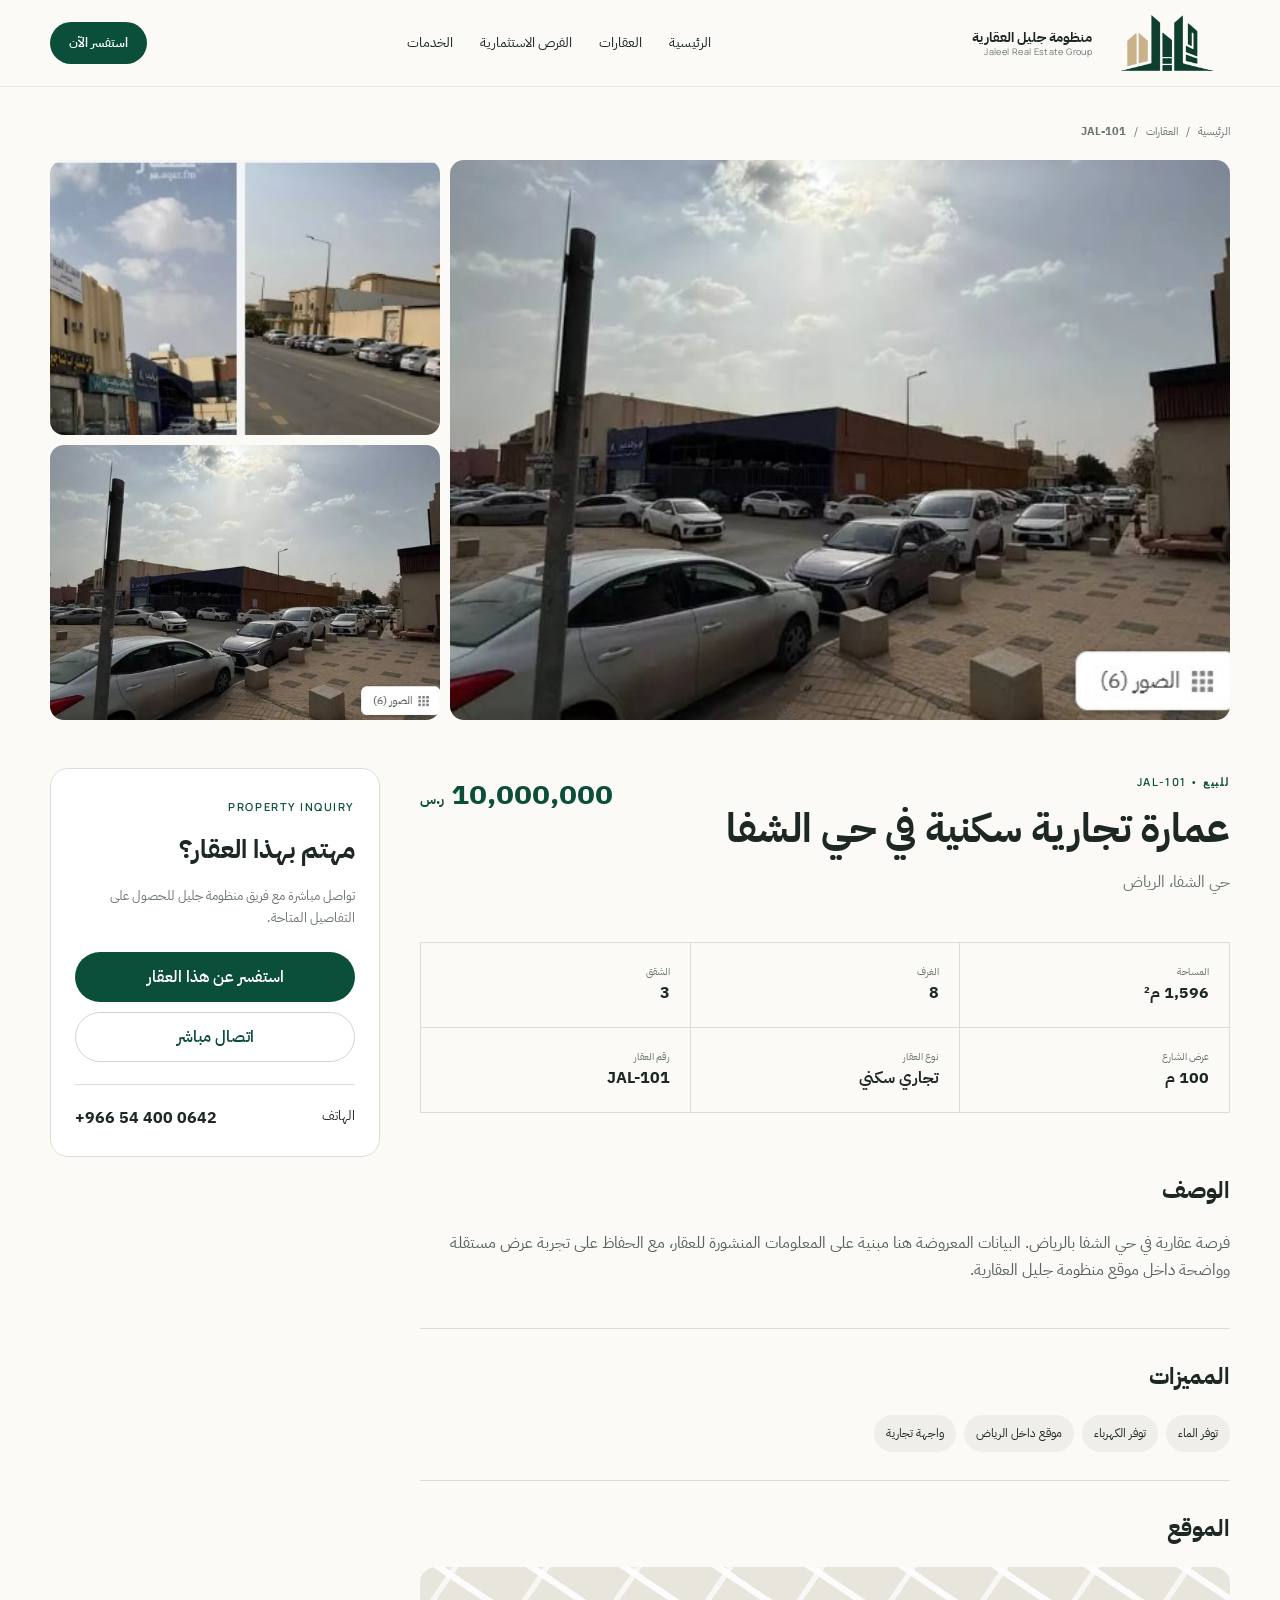
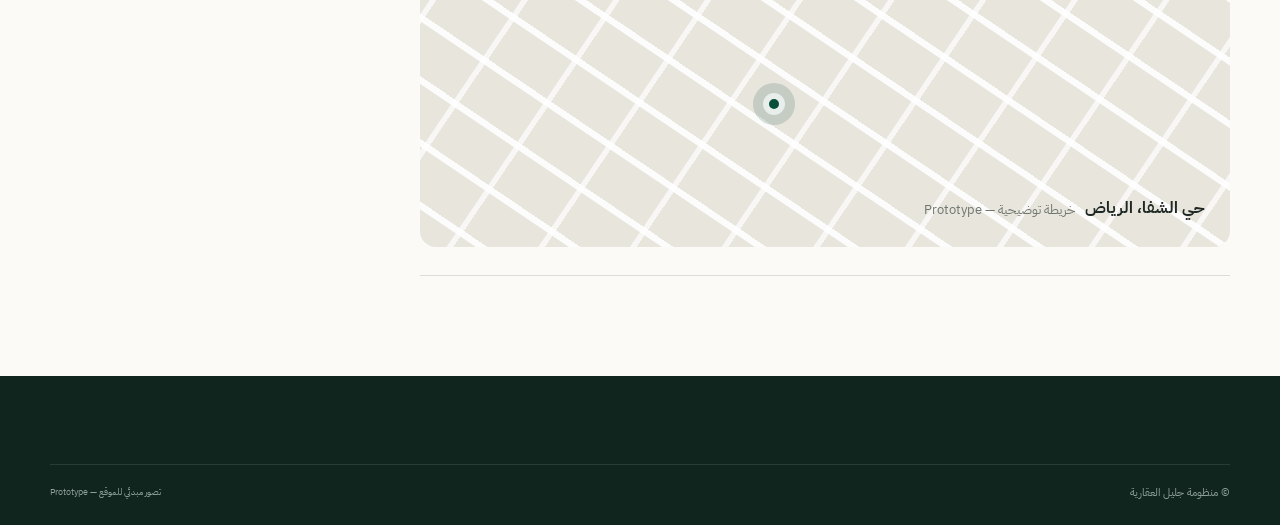
<file: property.html>
<!doctype html>
<html lang="ar" dir="rtl">
<head>
  <meta charset="utf-8" />
  <meta name="viewport" content="width=device-width, initial-scale=1" />
  <title>عمارة للبيع في حي الشفا | منظومة جليل العقارية</title>
  <link rel="preconnect" href="https://fonts.googleapis.com"><link rel="preconnect" href="https://fonts.gstatic.com" crossorigin>
  <link href="https://fonts.googleapis.com/css2?family=IBM+Plex+Sans+Arabic:wght@400;500;600;700&family=Manrope:wght@500;600&display=swap" rel="stylesheet">
  <link rel="stylesheet" href="styles.css" />
</head>
<body>
<header class="site-header solid"><div class="container header-inner"><a class="brand" href="index.html"><img src="assets/logo.png" alt="شعار منظومة جليل العقارية"><span class="brand-copy"><strong>منظومة جليل العقارية</strong><small>Jaleel Real Estate Group</small></span></a><nav class="desktop-nav"><a href="index.html">الرئيسية</a><a href="index.html#properties">العقارات</a><a href="index.html#investment">الفرص الاستثمارية</a><a href="index.html#services">الخدمات</a></nav><div class="header-actions"><a class="btn btn-primary small" href="https://wa.me/966544000642?text=%D8%A7%D9%84%D8%B3%D9%84%D8%A7%D9%85%20%D8%B9%D9%84%D9%8A%D9%83%D9%85%D8%8C%20%D8%A3%D8%B1%D8%BA%D8%A8%20%D8%A8%D8%A7%D9%84%D8%A7%D8%B3%D8%AA%D9%81%D8%B3%D8%A7%D8%B1%20%D8%B9%D9%86%20%D8%A7%D9%84%D8%B9%D9%82%D8%A7%D8%B1%20%D8%B1%D9%82%D9%85%20JAL-101." target="_blank">استفسر الآن</a></div></div></header>
<main class="detail-main">
  <section class="detail-hero container">
    <div class="detail-breadcrumb"><a href="index.html">الرئيسية</a><span>/</span><a href="index.html#properties">العقارات</a><span>/</span><b>JAL-101</b></div>
    <div class="detail-gallery reveal"><img class="gallery-main" src="assets/commercial.jpg" alt="عمارة للبيع في حي الشفا"><img src="assets/commercial-alt.jpg" alt="واجهة العقار"><img src="assets/commercial.jpg" alt="موقع العقار التجاري"></div>
  </section>
  <section class="container detail-content">
    <article class="detail-info reveal">
      <div class="detail-title"><div><span class="eyebrow">للبيع • JAL-101</span><h1>عمارة تجارية سكنية في حي الشفا</h1><p>حي الشفا، الرياض</p></div><div class="detail-price">10,000,000 <small>ر.س</small></div></div>
      <div class="facts-grid"><div><small>المساحة</small><strong>1,596 م²</strong></div><div><small>الغرف</small><strong>8</strong></div><div><small>الشقق</small><strong>3</strong></div><div><small>عرض الشارع</small><strong>100 م</strong></div><div><small>نوع العقار</small><strong>تجاري سكني</strong></div><div><small>رقم العقار</small><strong>JAL-101</strong></div></div>
      <div class="detail-block"><h2>الوصف</h2><p>فرصة عقارية في حي الشفا بالرياض. البيانات المعروضة هنا مبنية على المعلومات المنشورة للعقار، مع الحفاظ على تجربة عرض مستقلة وواضحة داخل موقع منظومة جليل العقارية.</p></div>
      <div class="detail-block"><h2>المميزات</h2><div class="feature-tags"><span>توفر الماء</span><span>توفر الكهرباء</span><span>موقع داخل الرياض</span><span>واجهة تجارية</span></div></div>
      <div class="detail-block"><h2>الموقع</h2><div class="map-placeholder"><div class="map-lines"></div><span class="map-pin"></span><strong>حي الشفا، الرياض</strong><small>خريطة توضيحية — Prototype</small></div></div>
    </article>
    <aside class="inquiry-card reveal delay-1"><span class="eyebrow">Property Inquiry</span><h3>مهتم بهذا العقار؟</h3><p>تواصل مباشرة مع فريق منظومة جليل للحصول على التفاصيل المتاحة.</p><a class="btn btn-primary full" href="https://wa.me/966544000642?text=%D8%A7%D9%84%D8%B3%D9%84%D8%A7%D9%85%20%D8%B9%D9%84%D9%8A%D9%83%D9%85%D8%8C%20%D8%A3%D8%B1%D8%BA%D8%A8%20%D8%A8%D8%A7%D9%84%D8%A7%D8%B3%D8%AA%D9%81%D8%B3%D8%A7%D8%B1%20%D8%B9%D9%86%20%D8%A7%D9%84%D8%B9%D9%82%D8%A7%D8%B1%20%D8%B1%D9%82%D9%85%20JAL-101." target="_blank">استفسر عن هذا العقار</a><a class="btn btn-ghost full" href="tel:+966544000642">اتصال مباشر</a><div class="inquiry-contact"><small>الهاتف</small><strong dir="ltr">+966 54 400 0642</strong></div></aside>
  </section>
</main>
<footer class="site-footer"><div class="container footer-bottom"><span>© منظومة جليل العقارية</span><small>تصور مبدئي للموقع — Prototype</small></div></footer>
<script src="script.js?v=3"></script>
</body>
</html>
</file>
<file: styles.css>
:root{--green:#0B4F3A;--green-2:#123f33;--beige:#D5B57C;--cream:#F4F0E7;--warm:#FBFAF7;--white:#fff;--text:#1D2723;--muted:#6B756F;--line:#DDDCD6;--shadow:0 24px 60px rgba(15,51,40,.12);--radius:24px}
*{box-sizing:border-box}html{scroll-behavior:smooth}body{margin:0;font-family:"IBM Plex Sans Arabic",system-ui,sans-serif;color:var(--text);background:var(--warm);line-height:1.7}img{max-width:100%;display:block}a{text-decoration:none;color:inherit}.container{width:min(1180px,calc(100% - 40px));margin-inline:auto}.section-space{padding:110px 0}.site-header{position:sticky;top:0;z-index:50;border-bottom:1px solid rgba(11,79,58,.08);background:rgba(251,250,247,.82);backdrop-filter:blur(16px)}.site-header.solid{background:rgba(251,250,247,.97)}.header-inner{height:86px;display:flex;align-items:center;justify-content:space-between;gap:28px}.brand{display:flex;align-items:center;gap:12px;min-width:260px}.brand img{width:118px;height:58px;object-fit:contain;flex-shrink:0}.brand-copy{display:flex;flex-direction:column;line-height:1.25}.brand-copy strong{font-size:14px}.brand-copy small{font-family:Manrope,sans-serif;font-size:9px;color:var(--muted);letter-spacing:.04em}.desktop-nav{display:flex;gap:27px;font-size:14px}.desktop-nav a{position:relative}.desktop-nav a:after{content:"";position:absolute;right:0;bottom:-8px;height:1px;width:0;background:var(--green);transition:.3s}.desktop-nav a:hover:after{width:100%}.header-actions{display:flex;gap:12px;align-items:center}.whatsapp-link{font-size:13px;color:var(--green);font-weight:600}.btn{display:inline-flex;align-items:center;justify-content:center;gap:12px;min-height:50px;padding:0 22px;border-radius:999px;border:1px solid transparent;font-weight:600;transition:.3s;cursor:pointer;font-family:inherit}.btn.small{min-height:42px;padding-inline:18px;font-size:13px}.btn-primary{background:var(--green);color:#fff}.btn-primary:hover{transform:translateY(-2px);background:#083d2e}.btn-ghost{border-color:rgba(11,79,58,.22);background:transparent;color:var(--green)}.btn-ghost:hover{background:#fff}.btn-beige{background:var(--beige);color:#183329}.btn-outline-light{border-color:rgba(255,255,255,.35);color:white}.full{width:100%}.menu-btn{display:none;background:none;border:0;width:42px;height:42px}.menu-btn span{display:block;width:20px;height:1px;background:var(--green);margin:5px auto}.mobile-nav{display:none}.eyebrow{text-transform:uppercase;font-family:Manrope,sans-serif;font-size:11px;letter-spacing:.14em;color:var(--green);font-weight:600}.eyebrow.light{color:#e7d4af}.hero{padding-top:72px}.hero-grid{display:grid;grid-template-columns:.88fr 1.12fr;gap:78px;align-items:center}.hero-copy h1{font-size:clamp(50px,6vw,84px);line-height:1.04;margin:22px 0 24px;letter-spacing:-.035em}.hero-copy h1 em{font-style:normal;color:var(--green)}.hero-copy p{font-size:19px;color:var(--muted);max-width:580px;margin:0}.hero-actions{display:flex;gap:12px;margin-top:34px}.hero-note{display:flex;align-items:center;gap:9px;margin-top:42px;font-size:12px;color:var(--muted)}.hero-note span{width:8px;height:8px;background:var(--beige);border-radius:50%}.hero-media{position:relative;padding-bottom:36px}.image-frame{height:610px;border-radius:160px 20px 20px 20px;overflow:hidden;background:#ddd}.image-frame img{width:100%;height:100%;object-fit:cover;transition:transform .8s ease}.hero-media:hover .image-frame img{transform:scale(1.03)}.floating-property-card{position:absolute;left:-36px;bottom:10px;width:260px;background:rgba(255,255,255,.96);padding:20px;border-radius:18px;box-shadow:var(--shadow);border:1px solid rgba(11,79,58,.08)}.mini-label{font-size:10px;color:var(--green);margin-bottom:3px}.floating-property-card strong{font-size:20px}.floating-property-card>div:nth-of-type(2){font-size:13px;color:var(--muted)}.mini-grid{display:flex;justify-content:space-between;margin-top:13px;padding-top:11px;border-top:1px solid var(--line);font-size:12px}.mini-grid b{color:var(--green)}.hero-index{position:absolute;right:-26px;bottom:70px;transform:rotate(90deg);font:600 10px Manrope;color:#7a807d;letter-spacing:.16em}.finder-wrap{margin-top:-16px;padding-bottom:32px}.finder-head{display:flex;justify-content:space-between;align-items:end;margin-bottom:18px}.finder-head h2{font-size:27px;margin:2px 0}.filters-toggle{display:none}.finder{display:grid;grid-template-columns:1.15fr 1.15fr .9fr 1.1fr 1fr auto;gap:0;background:white;border:1px solid var(--line);border-radius:18px;padding:8px;box-shadow:0 14px 40px rgba(36,52,45,.05)}.finder label{padding:8px 14px;border-left:1px solid var(--line)}.finder label span{display:block;font-size:10px;color:var(--muted);margin-bottom:2px}.finder select,.finder input{border:0;background:transparent;width:100%;font:600 13px inherit;color:var(--text);outline:none}.search-btn{align-self:stretch;min-width:95px;border-radius:12px}.section-title{display:flex;align-items:end;justify-content:space-between;margin-bottom:38px;gap:30px}.section-title h2,.investment-copy h2,.why h2,.about h2,.owner-cta h2,.contact h2{font-size:clamp(36px,4vw,58px);line-height:1.15;margin:8px 0 0;letter-spacing:-.03em}.section-title p{max-width:420px;color:var(--muted);margin:0}.properties-grid{display:grid;grid-template-columns:repeat(3,1fr);gap:24px}.property-card{background:white;border:1px solid #e4e2dd;border-radius:20px;overflow:hidden;transition:.35s}.property-card:hover{transform:translateY(-5px);box-shadow:0 24px 50px rgba(30,58,48,.09)}.property-image{height:240px;position:relative;overflow:hidden;display:block;background:#e9e6df}.property-image img{width:100%;height:100%;object-fit:cover;transition:transform .5s}.property-card:hover .property-image img{transform:scale(1.03)}.status,.type-pill{position:absolute;top:14px;font-size:10px;font-weight:700;border-radius:999px;padding:7px 11px}.status{right:14px;background:var(--green);color:white}.status.rent{background:#b78e4f}.type-pill{left:14px;background:rgba(255,255,255,.9);color:var(--text)}.property-body{padding:20px}.meta-line,.features,.price-line{display:flex;justify-content:space-between;gap:10px;align-items:center}.meta-line{font-size:11px;color:var(--muted)}.property-body h3{font-size:22px;margin:8px 0 12px}.features{justify-content:flex-start;flex-wrap:wrap;font-size:11px;color:#55605b}.features span{background:#f6f5f1;padding:5px 9px;border-radius:999px}.price-line{margin-top:18px;padding-top:15px;border-top:1px solid #eceae5}.price-line strong{color:var(--green);font-size:15px}.price-line a{font-size:11px;color:var(--green)}.investment{background:var(--green);color:white}.investment-grid{display:grid;grid-template-columns:1.2fr .8fr;gap:70px;align-items:center}.investment-image{height:500px;position:relative;border-radius:18px 120px 18px 18px;overflow:hidden}.investment-image img{width:100%;height:100%;object-fit:cover}.image-caption{position:absolute;bottom:20px;right:20px;background:rgba(11,79,58,.85);padding:9px 13px;border-radius:999px;font-size:10px}.investment-copy p{color:#d7e1dc;font-size:17px}.service-inline{display:grid;grid-template-columns:1fr 1fr;margin:32px 0;border-top:1px solid rgba(255,255,255,.16);border-bottom:1px solid rgba(255,255,255,.16)}.service-inline span{padding:15px 0;border-bottom:1px solid rgba(255,255,255,.10);font-size:13px}.text-link{display:inline-flex;gap:12px;color:var(--green);font-weight:700}.text-link b{transition:.3s}.text-link:hover b{transform:translate(-4px,4px)}.text-link.light{color:white}.muted{background:#F0EEE8}.requests-grid{display:grid;grid-template-columns:repeat(4,1fr);gap:14px}.request-card{background:var(--warm);border:1px solid #dad8d1;border-radius:14px;padding:22px;min-height:180px;position:relative}.request-card>span{font:600 10px Manrope;color:#9a9589}.request-card h3{font-size:20px;margin:24px 0 4px}.request-card p{margin:0;color:var(--green)}.request-card small{position:absolute;bottom:20px;color:var(--muted)}.request-cta{display:flex;justify-content:space-between;align-items:center;background:var(--green);color:white;margin-top:20px;border-radius:18px;padding:26px}.request-cta p{margin:3px 0 0;color:#d8e2dd}.services-grid{display:grid;grid-template-columns:repeat(4,1fr);border-top:1px solid var(--line);border-right:1px solid var(--line)}.service-card{padding:34px 26px;border-left:1px solid var(--line);border-bottom:1px solid var(--line);min-height:260px}.service-card .icon{width:44px;height:44px;border:1px solid #cad0cc;border-radius:50%;display:grid;place-items:center;color:var(--green);font-size:20px}.service-card h3{font-size:21px;margin:32px 0 10px}.service-card p{font-size:13px;color:var(--muted);margin:0}.why{border-top:1px solid var(--line)}.why-grid{display:grid;grid-template-columns:.7fr 1.3fr;gap:80px}.why-list>div{display:grid;grid-template-columns:52px 1fr;padding:22px 0;border-bottom:1px solid var(--line)}.why-list b{font:600 10px Manrope;color:#a59f92}.why-list span{display:flex;justify-content:space-between;gap:20px}.why-list strong{font-size:17px}.why-list small{color:var(--muted);max-width:360px}.about{background:#ebe5d9}.about-grid{display:grid;grid-template-columns:.75fr 1.25fr;gap:90px;align-items:center}.about-mark{font:600 clamp(100px,16vw,220px)/.8 Manrope;color:rgba(11,79,58,.08);letter-spacing:-.08em}.about p{font-size:18px;color:#5a665f;max-width:670px}.owner-cta{background:#0a3e2f;color:white;padding:72px 0}.owner-inner{display:flex;justify-content:space-between;align-items:center;gap:40px}.owner-cta p{color:#cfdbd6}.owner-actions{display:flex;gap:12px}.contact-grid{display:grid;grid-template-columns:.8fr 1.2fr;gap:90px;align-items:start}.contact p{color:var(--muted)}.contact-card{background:white;border:1px solid var(--line);border-radius:18px;padding:28px;display:grid;gap:24px}.contact-card>div:not(.contact-actions){display:grid;grid-template-columns:110px 1fr;gap:20px;padding-bottom:20px;border-bottom:1px solid var(--line)}.contact-card small{color:var(--muted)}.contact-card a,.contact-card strong{font-size:18px}.contact-actions{display:flex;gap:10px}.site-footer{background:#10251e;color:#dce5e1;padding:58px 0 18px}.footer-grid{display:grid;grid-template-columns:1.2fr 1fr .6fr;gap:60px}.footer-brand{display:flex;align-items:center;gap:14px;direction:rtl}.footer-brand p{text-align:right}.footer-brand img{width:122px;height:62px;object-fit:contain;flex-shrink:0;background:#F4F0E7;border-radius:10px;padding:7px}.footer-brand p{font-weight:700}.footer-brand span{font:500 10px Manrope;color:#92a39c}.footer-links{display:grid;grid-template-columns:1fr 1fr;gap:8px;font-size:13px}.footer-contact{display:flex;flex-direction:column;gap:8px;align-items:flex-start;direction:ltr;text-align:left}.footer-contact a{white-space:nowrap}.footer-contact a:last-child{direction:ltr}.footer-bottom{display:flex;justify-content:space-between;border-top:1px solid rgba(255,255,255,.1);margin-top:40px;padding-top:18px;font-size:11px;color:#8da098}.detail-main{padding-top:36px}.detail-breadcrumb{font-size:11px;color:var(--muted);display:flex;gap:8px;margin-bottom:18px}.detail-gallery{height:560px;display:grid;grid-template-columns:2fr 1fr;grid-template-rows:1fr 1fr;gap:10px}.detail-gallery img{width:100%;height:100%;object-fit:cover;border-radius:14px}.detail-gallery .gallery-main{grid-row:1/3}.detail-content{display:grid;grid-template-columns:1fr 330px;gap:40px;padding-top:48px;padding-bottom:100px;align-items:start}.detail-title{display:flex;justify-content:space-between;gap:30px}.detail-title h1{font-size:40px;line-height:1.2;margin:10px 0}.detail-title p{color:var(--muted)}.detail-price{font-size:30px;color:var(--green);font-weight:700;white-space:nowrap}.detail-price small{font-size:14px}.facts-grid{display:grid;grid-template-columns:repeat(3,1fr);border-top:1px solid var(--line);border-right:1px solid var(--line);margin:30px 0}.facts-grid div{padding:20px;border-left:1px solid var(--line);border-bottom:1px solid var(--line)}.facts-grid small{display:block;color:var(--muted);font-size:10px}.facts-grid strong{font-size:16px}.detail-block{padding:28px 0;border-bottom:1px solid var(--line)}.detail-block h2{font-size:23px;margin-top:0}.detail-block p{color:#56615c}.feature-tags{display:flex;flex-wrap:wrap;gap:8px}.feature-tags span{background:#efeee9;border-radius:999px;padding:8px 12px;font-size:12px}.inquiry-card{position:sticky;top:110px;background:white;border:1px solid var(--line);border-radius:18px;padding:24px}.inquiry-card h3{font-size:26px;margin:8px 0}.inquiry-card p{color:var(--muted);font-size:13px}.inquiry-card .btn{margin-top:10px}.inquiry-contact{margin-top:22px;padding-top:20px;border-top:1px solid var(--line);display:flex;justify-content:space-between}.map-placeholder{height:280px;border-radius:16px;background:#e8e5dd;position:relative;overflow:hidden;display:flex;align-items:flex-end;padding:25px;gap:10px}.map-lines{position:absolute;inset:-40%;background:repeating-linear-gradient(28deg,transparent 0 45px,rgba(255,255,255,.9) 46px 52px),repeating-linear-gradient(118deg,transparent 0 70px,rgba(255,255,255,.7) 71px 76px);transform:rotate(6deg)}.map-pin{position:absolute;top:45%;right:55%;width:22px;height:22px;background:var(--green);border:6px solid rgba(255,255,255,.9);border-radius:50%;box-shadow:0 0 0 10px rgba(11,79,58,.16)}.map-placeholder strong,.map-placeholder small{position:relative;z-index:2}.map-placeholder small{color:#6f756f}.reveal{opacity:0;transform:translateY(18px);transition:opacity .7s ease,transform .7s ease}.reveal.visible{opacity:1;transform:none}.delay-1{transition-delay:.1s}.delay-2{transition-delay:.18s}
@media (prefers-reduced-motion:reduce){*{scroll-behavior:auto!important;transition:none!important}.reveal{opacity:1;transform:none}}
@media(max-width:1050px){.desktop-nav{display:none}.menu-btn{display:block}.mobile-nav{position:absolute;top:86px;left:20px;right:20px;background:white;border:1px solid var(--line);border-radius:16px;padding:14px;box-shadow:var(--shadow);grid-template-columns:1fr 1fr;gap:6px}.mobile-nav.open{display:grid}.mobile-nav a{padding:10px}.hero-grid{grid-template-columns:1fr 1fr;gap:40px}.hero-copy h1{font-size:54px}.image-frame{height:520px}.properties-grid{grid-template-columns:repeat(2,1fr)}.requests-grid{grid-template-columns:repeat(2,1fr)}.services-grid{grid-template-columns:repeat(2,1fr)}.finder{grid-template-columns:repeat(3,1fr)}.finder label{border-bottom:1px solid var(--line)}.search-btn{min-height:56px}.detail-content{grid-template-columns:1fr}.inquiry-card{position:static}.footer-grid{grid-template-columns:1fr 1fr}}
@media(max-width:720px){.container{width:min(100% - 28px,1180px)}.section-space{padding:78px 0}.header-inner{height:74px}.brand{min-width:auto}.brand img{width:98px;height:50px}.brand-copy{display:none}.whatsapp-link{display:none}.header-actions .btn{display:none}.mobile-nav{top:74px}.hero{padding-top:30px}.hero-grid{grid-template-columns:1fr}.hero-copy h1{font-size:46px}.hero-copy p{font-size:16px}.hero-media{order:-1}.image-frame{height:420px;border-radius:80px 16px 16px 16px}.floating-property-card{left:12px;bottom:8px;width:230px}.hero-index{display:none}.finder-head{align-items:center}.filters-toggle{display:block;border:1px solid var(--line);background:white;border-radius:999px;padding:9px 13px;font-family:inherit}.finder{display:none;grid-template-columns:1fr;border-radius:14px}.finder.open{display:grid}.finder label{border-left:0;border-bottom:1px solid var(--line);padding:12px}.section-title{display:block}.section-title p{margin-top:14px}.properties-grid{grid-template-columns:1fr}.property-image{height:260px}.investment-grid{grid-template-columns:1fr;gap:38px}.investment-image{height:360px;border-radius:18px 80px 18px 18px}.requests-grid{grid-template-columns:1fr}.request-cta{display:block}.request-cta .btn{margin-top:18px}.services-grid{grid-template-columns:1fr}.why-grid,.about-grid,.contact-grid{grid-template-columns:1fr;gap:36px}.why-list span{display:block}.why-list small{display:block;margin-top:5px}.owner-inner{display:block}.owner-actions{margin-top:24px;flex-direction:column}.footer-grid{grid-template-columns:1fr;gap:24px}.footer-bottom{display:block}.footer-bottom small{display:block;margin-top:8px}.detail-gallery{height:430px;grid-template-columns:1fr 1fr;grid-template-rows:2fr 1fr}.detail-gallery .gallery-main{grid-column:1/3;grid-row:auto}.detail-title{display:block}.detail-title h1{font-size:32px}.detail-price{margin-top:16px}.facts-grid{grid-template-columns:repeat(2,1fr)}.contact-card>div:not(.contact-actions){grid-template-columns:1fr}.contact-actions{flex-direction:column}}


/* Hero refinement — reviewed section */
@media (min-width:1051px){
  .brand img{width:126px;height:62px}
  .hero.section-space{padding-top:58px;padding-bottom:72px}
  .hero-grid{grid-template-columns:1fr 1fr;gap:56px;align-items:center}
  .hero-copy{max-width:590px;justify-self:start}
  .hero-copy h1{font-size:clamp(54px,5.15vw,72px);line-height:1.08;margin:18px 0 22px;letter-spacing:-.03em}
  .hero-copy p{font-size:18px;line-height:1.85;max-width:540px}
  .hero-actions{margin-top:28px}
  .hero-note{margin-top:30px}
  .hero-media{padding-bottom:24px}
  .image-frame{height:560px;border-radius:132px 20px 20px 20px}
  .image-frame img{object-position:center 58%;filter:brightness(.94) contrast(1.045) saturate(.94)}
  .floating-property-card{left:-18px;bottom:4px;width:236px;padding:18px;border-radius:16px}
  .floating-property-card strong{font-size:19px}
  .mini-grid{margin-top:11px;padding-top:10px}
  .mini-grid span,.mini-grid b{unicode-bidi:isolate}
  .hero-index{right:-22px;bottom:62px}
  .finder-wrap{margin-top:0}
}


/* Hero line lock — desktop final pass */
@media (min-width:1051px){
  .hero.section-space{padding-top:52px;padding-bottom:54px}
  .hero-grid{grid-template-columns:1.04fr .96fr;gap:48px}
  .hero-copy{max-width:none;width:100%;justify-self:stretch}
  .hero-copy h1{font-size:clamp(52px,4.8vw,66px);line-height:1.09;margin:16px 0 20px}
  .hero-line{display:block;white-space:nowrap}
  .hero-copy p{max-width:560px}
  .hero-note{margin-top:26px}
  .image-frame{height:535px}
  .finder-wrap{padding-top:6px;padding-bottom:28px}
}


/* Hero final micro-adjustments */
@media (min-width:1051px){
  .hero.section-space{padding-bottom:40px}
  .floating-property-card{bottom:18px}
  .finder-wrap{padding-top:0;margin-top:-8px}
}


/* Property Finder refinement */
@media (min-width:721px){
  .finder-wrap{padding-top:18px;padding-bottom:54px}
  .finder-head{margin-bottom:14px;align-items:flex-end}
  .finder-head .eyebrow{font-size:10px;letter-spacing:.16em}
  .finder-head h2{font-size:31px;line-height:1.2;margin-top:4px}

  .finder{
    border-radius:20px;
    padding:9px;
    min-height:82px;
    box-shadow:0 18px 42px rgba(36,52,45,.055);
  }
  .finder label{
    min-height:62px;
    display:flex;
    flex-direction:column;
    justify-content:center;
    padding:7px 16px;
  }
  .finder label span{
    font-size:10px;
    margin-bottom:3px;
    color:#7b837f;
  }
  .finder select,.finder input{
    font-size:14px;
    font-weight:600;
    line-height:1.4;
  }
  .search-btn{
    min-width:112px;
    min-height:64px;
    align-self:center;
    border-radius:14px;
    font-size:14px;
  }
}


/* Featured opportunities refinement */
#properties.section-space{padding-top:72px;padding-bottom:82px}
#properties .section-title{margin-bottom:30px;align-items:flex-end}
#properties .section-title>div{max-width:520px}
#properties .section-title p{max-width:360px;line-height:1.8}
#properties .properties-grid{gap:20px 22px}
#properties .property-card{border-radius:18px}
#properties .property-image{height:252px}
#properties .property-image img{object-position:center 52%}
#properties .property-card:nth-child(1) .property-image img{object-position:center 58%}
#properties .property-card:nth-child(2) .property-image img{object-position:center 46%}
#properties .property-card:nth-child(3) .property-image img{object-position:center 43%}
#properties .property-card:nth-child(4) .property-image img{object-position:center 48%}
#properties .property-card:nth-child(5) .property-image img{object-position:center 38%}
#properties .property-card:nth-child(6) .property-image img{object-position:center 45%}
#properties .status,
#properties .type-pill{top:13px;padding:6px 10px;font-size:9px;letter-spacing:.01em}
#properties .property-body{padding:18px 20px 19px}
#properties .property-body h3{font-size:21px;line-height:1.35;margin:9px 0 12px}
#properties .meta-line{font-size:10.5px}
#properties .features{gap:7px}
#properties .features span{padding:5px 9px;font-size:10.5px}
#properties .price-line{margin-top:16px;padding-top:14px}
#properties .price-line strong{font-size:15px;white-space:nowrap;unicode-bidi:isolate}
#properties .price-line a{font-size:11.5px;font-weight:600;display:inline-flex;align-items:center;gap:5px}
#properties .price-line a{transition:transform .25s ease}
#properties .price-line a:hover{transform:translateX(-3px)}

@media(max-width:1050px){
  #properties.section-space{padding-top:64px;padding-bottom:72px}
}
@media(max-width:720px){
  #properties.section-space{padding-top:54px;padding-bottom:64px}
  #properties .section-title{margin-bottom:24px}
  #properties .property-image{height:250px}
}


/* Featured opportunities final micro-adjustments */
#properties.section-space{padding-top:54px}
#properties .property-card:nth-child(4) .property-image img{object-position:center 56%}
#properties .property-card:nth-child(5) .property-image img{object-position:center 44%}
#properties .property-card:nth-child(6) .property-image img{object-position:center 51%}


/* Investment section refinement */
#investment.section-space{padding-top:92px;padding-bottom:92px}
#investment .investment-grid{gap:58px}
#investment .investment-image{height:470px;border-radius:18px 110px 18px 18px}
#investment .investment-image img{object-position:center 46%;filter:brightness(.94) contrast(1.045) saturate(.95)}
#investment .investment-copy p{margin:18px 0 0;line-height:1.9}
#investment .service-inline{margin:26px 0 24px}
#investment .service-inline span{padding:13px 0}
#investment .text-link{padding-top:4px;gap:10px}
#investment .text-link b{font-size:14px}
@media(max-width:720px){
  #investment.section-space{padding-top:72px;padding-bottom:72px}
  #investment .investment-image{height:340px;border-radius:18px 72px 18px 18px}
  #investment .investment-copy p{margin-top:14px}
  #investment .service-inline{margin:22px 0}
}


/* Investment image source correction */
#investment .investment-image img{object-position:center 42%}


/* Investment image clean crop */
#investment .investment-image{overflow:hidden}
#investment .investment-image img{
  width:100%;
  height:100%;
  object-fit:cover;
  object-position:right center;
  transform:scale(1.82);
  transform-origin:right center;
  filter:brightness(.95) contrast(1.04) saturate(.96);
}
#investment .investment-image:hover img{transform:scale(1.86)}


/* Final approved property imagery */
.hero .image-frame img{
  object-fit:cover;
  object-position:center 58%;
  transform:none;
  filter:brightness(.94) contrast(1.045) saturate(.94);
}
.hero .hero-media:hover .image-frame img{transform:scale(1.03)}
#investment .investment-image img{
  width:100%;
  height:100%;
  object-fit:cover;
  object-position:center center;
  transform:none;
  transform-origin:center center;
  filter:brightness(.96) contrast(1.035) saturate(.97);
  transition:transform .6s ease;
}
#investment .investment-image:hover img{transform:scale(1.03)}


/* Client requests refinement */
#requests.section-space{
  padding-top:68px;
  padding-bottom:74px;
}
#requests .section-title{
  margin-bottom:26px;
  align-items:flex-end;
  gap:36px;
}
#requests .section-title>div{
  max-width:560px;
}
#requests .section-title p{
  max-width:430px;
  line-height:1.8;
  margin:0;
}
#requests .requests-grid{
  gap:16px;
}
#requests .request-card{
  min-height:160px;
  padding:22px 24px 20px;
  border-radius:16px;
}
#requests .request-card .num{
  font-size:10px;
  opacity:.5;
  margin-bottom:22px;
}
#requests .request-card h3{
  font-size:20px;
  line-height:1.35;
  margin-bottom:8px;
}
#requests .request-card p{
  line-height:1.65;
}
#requests .request-cta{
  margin-top:18px;
  padding:22px 26px;
  border-radius:16px;
}
#requests .request-cta h3{
  margin-bottom:4px;
}
@media(max-width:1050px){
  #requests.section-space{
    padding-top:60px;
    padding-bottom:68px;
  }
}
@media(max-width:720px){
  #requests.section-space{
    padding-top:52px;
    padding-bottom:60px;
  }
  #requests .section-title{
    margin-bottom:22px;
    gap:14px;
  }
  #requests .request-card{
    min-height:auto;
    padding:20px;
  }
  #requests .request-card .num{
    margin-bottom:16px;
  }
}


/* Client requests card text fix */
#requests .request-card{
  min-height:174px;
}
#requests .request-card h3{
  margin-bottom:10px;
}
#requests .request-card p{
  margin:0;
}
#requests .request-card p + p{
  margin-top:5px;
}
#requests .request-card .request-location,
#requests .request-card .request-meta{
  display:block;
  line-height:1.6;
}
@media(max-width:720px){
  #requests .request-card{
    min-height:auto;
  }
}


/* Client requests definitive overlap fix */
#requests .request-card{
  display:flex;
  flex-direction:column;
  min-height:174px;
}
#requests .request-card>span{
  flex:0 0 auto;
}
#requests .request-card h3{
  margin:24px 0 6px;
}
#requests .request-card p{
  margin:0;
  line-height:1.55;
}
#requests .request-card small{
  position:static;
  display:block;
  margin-top:6px;
  color:var(--muted);
  line-height:1.5;
}


/* Services section refinement */
#services.section-space{
  padding-top:68px;
  padding-bottom:72px;
}
#services .section-title{
  margin-bottom:26px;
  gap:34px;
  align-items:flex-end;
}
#services .section-title>div{
  max-width:560px;
}
#services .section-title p{
  max-width:430px;
  line-height:1.8;
  margin:0;
}
#services .services-grid{
  margin-top:0;
}
#services .service-card{
  min-height:232px;
  padding:28px 24px 26px;
  display:flex;
  flex-direction:column;
  justify-content:flex-start;
}
#services .service-card .icon{
  width:42px;
  height:42px;
  font-size:18px;
  margin-bottom:26px;
}
#services .service-card h3{
  font-size:21px;
  margin:0 0 10px;
  line-height:1.35;
}
#services .service-card p{
  font-size:13px;
  line-height:1.75;
  color:#66716c;
  margin:0;
}
@media(max-width:1050px){
  #services.section-space{
    padding-top:60px;
    padding-bottom:66px;
  }
}
@media(max-width:720px){
  #services.section-space{
    padding-top:52px;
    padding-bottom:58px;
  }
  #services .section-title{
    margin-bottom:22px;
    gap:14px;
  }
  #services .service-card{
    min-height:auto;
    padding:24px 20px;
  }
  #services .service-card .icon{
    margin-bottom:20px;
  }
}


/* Client requests robust content layout */
#requests .request-card{
  display:grid;
  grid-template-rows:auto auto 1fr;
  align-content:start;
  row-gap:0;
  min-height:174px;
}
#requests .request-card>span{
  display:block;
  margin:0;
}
#requests .request-card h3{
  margin:24px 0 8px;
}
#requests .request-info{
  display:grid;
  grid-template-columns:1fr;
  gap:7px;
  align-content:start;
}
#requests .request-info p,
#requests .request-info small{
  position:relative !important;
  inset:auto !important;
  top:auto !important;
  right:auto !important;
  bottom:auto !important;
  left:auto !important;
  display:block;
  margin:0 !important;
  padding:0;
  line-height:1.55;
  white-space:normal;
}
#requests .request-info p{
  color:var(--green);
}
#requests .request-info small{
  color:var(--muted);
}


/* Why Jaleel section refinement */
.why.section-space{
  padding-top:72px;
  padding-bottom:76px;
}
.why-grid{
  gap:64px;
  align-items:start;
}
.why-grid>div:first-child{
  padding-top:4px;
}
.why-list>div{
  grid-template-columns:44px 1fr;
  padding:18px 0;
}
.why-list b{
  font-size:9px;
  align-self:start;
  padding-top:4px;
}
.why-list span{
  gap:18px;
  align-items:start;
}
.why-list strong{
  font-size:18px;
  line-height:1.45;
}
.why-list small{
  font-size:12.5px;
  line-height:1.7;
  color:#65706b;
}
@media(max-width:1050px){
  .why.section-space{
    padding-top:64px;
    padding-bottom:68px;
  }
  .why-grid{
    gap:44px;
  }
}
@media(max-width:720px){
  .why.section-space{
    padding-top:54px;
    padding-bottom:60px;
  }
  .why-grid{
    gap:26px;
  }
  .why-list>div{
    grid-template-columns:36px 1fr;
    padding:16px 0;
  }
  .why-list span{
    gap:10px;
  }
}


/* About section refinement */
.about.section-space{
  padding-top:82px;
  padding-bottom:84px;
}
.about-grid{
  grid-template-columns:.68fr 1.32fr;
  gap:72px;
}
.about-mark{
  font-size:clamp(88px,13vw,176px);
  color:rgba(11,79,58,.065);
  letter-spacing:-.07em;
  align-self:center;
}
.about p{
  max-width:610px;
  font-size:17px;
  line-height:1.95;
}
.about .text-link{
  margin-top:18px;
}
@media(max-width:1050px){
  .about.section-space{
    padding-top:72px;
    padding-bottom:76px;
  }
  .about-grid{
    gap:48px;
  }
}
@media(max-width:720px){
  .about.section-space{
    padding-top:58px;
    padding-bottom:62px;
  }
  .about-grid{
    gap:28px;
  }
  .about-mark{
    font-size:86px;
  }
  .about p{
    font-size:16px;
  }
}


/* Owner CTA refinement */
.owner-cta{
  padding:62px 0;
}
.owner-inner{
  gap:32px;
  align-items:center;
}
.owner-inner>div:first-child{
  transform:translateY(-2px);
}
.owner-actions{
  gap:10px;
}
.owner-actions .btn-beige{
  min-width:156px;
}
.owner-actions .btn-outline-light{
  min-width:174px;
  border-color:rgba(255,255,255,.28);
  color:rgba(255,255,255,.9);
  background:transparent;
}
.owner-actions .btn-outline-light:hover{
  background:rgba(255,255,255,.06);
  border-color:rgba(255,255,255,.4);
}
.about.section-space{
  padding-bottom:68px;
}
@media(max-width:1050px){
  .owner-cta{
    padding:56px 0;
  }
}
@media(max-width:720px){
  .owner-cta{
    padding:50px 0;
  }
  .owner-inner>div:first-child{
    transform:none;
  }
  .owner-actions{
    gap:10px;
  }
}


/* Tighten transition from About to Owner CTA */
.about.section-space{
  padding-bottom:34px;
}
.owner-cta{
  margin-top:0;
}
@media(max-width:1050px){
  .about.section-space{
    padding-bottom:30px;
  }
}
@media(max-width:720px){
  .about.section-space{
    padding-bottom:26px;
  }
}


/* Contact section refinement */
#contact.section-space{
  padding-top:70px;
  padding-bottom:76px;
}
#contact .contact-grid{
  gap:68px;
  align-items:center;
}
#contact .contact-grid>div:first-child{
  transform:translateY(-4px);
}
#contact .contact-card{
  border-color:rgba(11,79,58,.12);
  box-shadow:0 16px 42px rgba(30,58,48,.035);
  padding:26px 28px;
  gap:20px;
}
#contact .contact-card>div:not(.contact-actions){
  grid-template-columns:96px 1fr;
  gap:18px;
  padding-bottom:17px;
}
#contact .contact-card small{
  font-size:11px;
}
#contact .contact-card a,
#contact .contact-card strong{
  font-size:17px;
}
#contact .contact-actions{
  margin-top:2px;
  gap:10px;
}
@media(max-width:1050px){
  #contact.section-space{
    padding-top:62px;
    padding-bottom:68px;
  }
  #contact .contact-grid{
    gap:48px;
  }
}
@media(max-width:720px){
  #contact.section-space{
    padding-top:54px;
    padding-bottom:60px;
  }
  #contact .contact-grid{
    gap:30px;
  }
  #contact .contact-grid>div:first-child{
    transform:none;
  }
  #contact .contact-card{
    padding:22px;
  }
}


/* Contact row alignment fix */
#contact .contact-card{
  display:flex;
  flex-direction:column;
  gap:0;
}
#contact .contact-row{
  display:grid;
  grid-template-columns:90px minmax(0,1fr);
  align-items:center;
  gap:18px;
  padding:18px 0;
  border-bottom:1px solid rgba(11,79,58,.12);
}
#contact .contact-row small{
  margin:0;
  color:#7a7a7a;
  font-size:13px;
  white-space:nowrap;
}
#contact .contact-value{
  display:block;
  margin:0;
  font-size:16px;
  line-height:1.7;
}
#contact .phone-value{
  direction:ltr;
  unicode-bidi:embed;
  text-align:left;
  justify-self:start;
}
#contact .contact-actions{
  display:flex;
  gap:12px;
  padding-top:22px;
  margin-top:0;
  flex-wrap:wrap;
}
@media(max-width:720px){
  #contact .contact-row{
    grid-template-columns:72px minmax(0,1fr);
    gap:12px;
    padding:16px 0;
  }
}


/* Footer refinement */
.site-footer{
  padding:52px 0 20px;
}
.footer-grid{
  grid-template-columns:1.15fr .95fr .7fr;
  gap:54px;
  align-items:center;
}
.footer-brand{
  align-items:center;
  gap:16px;
}
.footer-brand img{
  width:118px;
  height:64px;
  object-fit:contain;
  flex-shrink:0;
  background:transparent;
  border-radius:0;
  padding:0;
}
.footer-brand p{
  margin:0;
  line-height:1.45;
}
.footer-links{
  column-gap:34px;
  row-gap:10px;
}
.footer-contact{
  gap:5px;
  justify-content:center;
}
.footer-bottom{
  margin-top:32px;
  padding-top:20px;
  padding-bottom:4px;
  align-items:center;
}
@media(max-width:1050px){
  .footer-grid{
    grid-template-columns:1fr 1fr;
    gap:34px;
    align-items:start;
  }
}
@media(max-width:720px){
  .site-footer{
    padding-top:42px;
  }
  .footer-grid{
    gap:26px;
  }
  .footer-brand{
    justify-content:flex-start;
  }
  .footer-brand img{
    width:104px;
    height:58px;
  }
  .footer-bottom{
    margin-top:28px;
    padding-top:18px;
  }
}


/* Footer logo contrast and bottom spacing fix */
.site-footer .footer-brand img{
  background:transparent;
  filter:brightness(1.95) saturate(.72) contrast(.92);
  opacity:.98;
}
.site-footer .footer-brand{
  position:relative;
}
.site-footer .footer-brand::before{
  content:"";
  position:absolute;
  width:112px;
  height:70px;
  right:-8px;
  border-radius:50%;
  background:rgba(213,181,124,.055);
  filter:blur(18px);
  pointer-events:none;
}
.site-footer .footer-brand img,
.site-footer .footer-brand p{
  position:relative;
  z-index:1;
}
.site-footer .footer-bottom{
  position:relative;
  z-index:2;
  margin-top:36px;
  min-height:34px;
}
.site-footer .footer-bottom span,
.site-footer .footer-bottom small{
  line-height:1.5;
}
@media(max-width:720px){
  .site-footer .footer-brand::before{
    width:96px;
    height:62px;
  }
  .site-footer .footer-bottom{
    min-height:auto;
    margin-top:30px;
  }
}


/* Working property finder results */
.finder-results{
  min-height:24px;
  margin:-18px 0 20px;
  font-size:13px;
  color:var(--green);
  font-weight:600;
}
.finder-results:empty{
  display:none;
}
.finder-results.is-empty{
  color:#7b5b48;
}
#properties .property-card[hidden]{
  display:none !important;
}


/* Mobile Header + Hero refinement */
@media(max-width:720px){
  .site-header{
    background:rgba(251,250,247,.96);
    backdrop-filter:blur(14px);
  }

  .header-inner{
    height:70px;
    gap:12px;
  }

  .brand{
    min-width:0;
    gap:0;
  }

  .brand img{
    width:86px;
    height:44px;
    object-fit:contain;
  }

  .brand-copy{
    display:none;
  }

  .header-actions{
    gap:8px;
  }

  .menu-btn{
    display:flex;
    width:42px;
    height:42px;
    padding:0;
    border:1px solid rgba(11,79,58,.14);
    border-radius:50%;
    align-items:center;
    justify-content:center;
    flex-direction:column;
    gap:4px;
    background:rgba(255,255,255,.72);
  }

  .menu-btn i{
    display:none;
  }

  .menu-btn span{
    width:17px;
    height:1.5px;
    margin:0;
    background:var(--green);
    border-radius:999px;
  }

  .mobile-nav{
    top:70px;
    left:14px;
    right:14px;
    grid-template-columns:1fr;
    gap:0;
    padding:8px;
    border-radius:14px;
  }

  .mobile-nav a{
    padding:11px 12px;
    border-bottom:1px solid rgba(11,79,58,.07);
    font-size:14px;
  }

  .mobile-nav a:last-child{
    border-bottom:0;
  }

  .hero{
    padding-top:22px;
    padding-bottom:54px;
  }

  .hero-grid{
    grid-template-columns:1fr;
    gap:26px;
    align-items:start;
  }

  .hero-media{
    order:-1;
    padding-bottom:18px;
  }

  .image-frame{
    height:315px;
    border-radius:52px 14px 14px 14px;
  }

  .hero .image-frame img{
    object-position:center 55%;
  }

  .floating-property-card{
    left:12px;
    right:auto;
    bottom:0;
    width:196px;
    padding:14px 15px;
    border-radius:14px;
    box-shadow:0 14px 32px rgba(30,58,48,.12);
  }

  .floating-property-card strong{
    font-size:17px;
    line-height:1.35;
  }

  .floating-property-card>div:nth-of-type(2){
    font-size:11px;
  }

  .mini-grid{
    margin-top:9px;
    padding-top:8px;
    font-size:10px;
    gap:8px;
  }

  .hero-copy{
    text-align:right;
  }

  .hero-copy .eyebrow{
    font-size:9px;
    letter-spacing:.11em;
  }

  .hero-copy h1{
    font-size:40px;
    line-height:1.08;
    margin:14px 0 16px;
    letter-spacing:-.028em;
  }

  .hero-copy p{
    font-size:15px;
    line-height:1.85;
    max-width:none;
  }

  .hero-actions{
    display:grid;
    grid-template-columns:1fr 1fr;
    gap:10px;
    margin-top:22px;
  }

  .hero-actions .btn{
    min-height:46px;
    padding-inline:14px;
    font-size:13px;
  }

  .hero-note{
    margin-top:20px;
    font-size:10px;
    line-height:1.6;
    gap:7px;
  }

  .hero-note span{
    width:6px;
    height:6px;
  }

  .hero-index{
    display:none;
  }
}

@media(max-width:390px){
  .hero-copy h1{
    font-size:36px;
  }

  .image-frame{
    height:288px;
  }

  .floating-property-card{
    width:184px;
  }

  .hero-actions{
    grid-template-columns:1fr;
  }
}


/* Mobile Hero final proportion pass */
@media(max-width:720px){
  .hero{
    padding-top:18px;
    padding-bottom:46px;
  }

  .hero-grid{
    gap:18px;
  }

  .hero-media{
    padding-bottom:8px;
  }

  .image-frame{
    height:282px;
    border-radius:46px 14px 14px 14px;
  }

  .floating-property-card{
    left:14px;
    bottom:-10px;
    width:176px;
    padding:12px 13px;
    border-radius:13px;
  }

  .floating-property-card .mini-label{
    font-size:9px;
    margin-bottom:2px;
  }

  .floating-property-card strong{
    font-size:15.5px;
    line-height:1.3;
  }

  .floating-property-card>div:nth-of-type(2){
    font-size:10px;
    line-height:1.5;
  }

  .mini-grid{
    margin-top:7px;
    padding-top:7px;
    font-size:9px;
    gap:6px;
  }

  .hero-copy{
    padding-top:4px;
  }

  .hero-copy h1{
    font-size:35px;
    line-height:1.06;
    margin:12px 0 14px;
    max-width:100%;
  }

  .hero-copy p{
    font-size:14.5px;
    line-height:1.78;
  }

  .hero-actions{
    margin-top:18px;
  }

  .hero-note{
    margin-top:16px;
  }
}

@media(max-width:390px){
  .image-frame{
    height:268px;
  }

  .floating-property-card{
    width:168px;
    left:10px;
  }

  .hero-copy h1{
    font-size:33px;
  }
}


/* Mobile Finder + Featured opportunities spacing */
@media(max-width:720px){
  .finder-wrap{
    margin-top:0;
    padding-bottom:18px;
  }

  .finder-wrap .container{
    display:block;
  }

  .finder-head{
    margin-bottom:10px;
    align-items:center;
    gap:14px;
  }

  .finder-head h2{
    font-size:25px;
    line-height:1.2;
    margin:3px 0 0;
  }

  .finder-head .eyebrow{
    font-size:9px;
    letter-spacing:.13em;
  }

  .filters-toggle{
    flex:0 0 auto;
    padding:9px 14px;
    font-size:13px;
    background:#fff;
  }

  .finder{
    margin-top:10px;
  }

  .finder:not(.open){
    margin:0;
  }

  #properties.section-space{
    padding-top:50px;
  }

  #properties .section-title{
    margin-bottom:24px;
  }

  #properties .section-title h2{
    font-size:38px;
    line-height:1.08;
  }

  #properties .section-title p{
    margin-top:10px;
    font-size:14px;
    line-height:1.75;
  }

  #properties .properties-grid{
    gap:18px;
  }

  #properties .property-image{
    height:220px;
  }

  #properties .property-body{
    padding:18px;
  }

  #properties .property-body h3{
    font-size:20px;
    margin:8px 0 10px;
  }

  #properties .price-line{
    margin-top:15px;
    padding-top:13px;
  }
}

@media(max-width:390px){
  #properties.section-space{
    padding-top:44px;
  }

  #properties .property-image{
    height:208px;
  }
}


/* Mobile About + Owner CTA refinement */
@media(max-width:720px){
  .about.section-space{
    padding-top:52px;
    padding-bottom:40px;
  }

  .about-grid{
    grid-template-columns:1fr;
    gap:18px;
    align-items:start;
  }

  .about-mark{
    order:2;
    justify-self:end;
    font-size:64px;
    line-height:.9;
    letter-spacing:-.06em;
    color:rgba(11,79,58,.045);
    margin-top:-14px;
  }

  .about-grid>div:last-child{
    order:1;
  }

  .about .eyebrow{
    font-size:9px;
  }

  .about h2{
    font-size:34px;
    line-height:1.12;
    max-width:100%;
    margin-top:7px;
  }

  .about p{
    max-width:none;
    font-size:15px;
    line-height:1.9;
    margin-top:14px;
  }

  .about .text-link{
    margin-top:14px;
    font-size:14px;
  }

  .owner-cta{
    padding:44px 0;
  }

  .owner-inner{
    display:block;
  }

  .owner-cta h2{
    font-size:34px;
    line-height:1.12;
    margin-top:7px;
  }

  .owner-cta p{
    font-size:14px;
    line-height:1.75;
    margin-top:12px;
    margin-bottom:0;
  }

  .owner-actions{
    margin-top:18px;
    gap:9px;
    flex-direction:column;
  }

  .owner-actions .btn{
    width:100%;
    min-height:46px;
    font-size:13px;
  }
}

@media(max-width:390px){
  .about h2,
  .owner-cta h2{
    font-size:31px;
  }

  .about-mark{
    font-size:58px;
  }
}


/* Mobile footer final balance */
@media(max-width:720px){
  .site-footer{
    padding:38px 0 18px;
  }

  .footer-grid{
    grid-template-columns:1fr;
    gap:22px;
    align-items:start;
  }

  .footer-brand{
    display:grid;
    grid-template-columns:78px 1fr;
    align-items:center;
    gap:12px;
    direction:rtl;
  }

  .footer-brand img{
    width:78px;
    height:52px;
    justify-self:end;
  }

  .footer-brand p{
    font-size:16px;
    line-height:1.35;
    margin:0;
  }

  .footer-brand span{
    display:block;
    margin-top:4px;
    font-size:9.5px;
    line-height:1.3;
    white-space:nowrap;
  }

  .footer-links{
    grid-template-columns:1fr 1fr;
    gap:10px 24px;
    font-size:13px;
  }

  .footer-contact{
    gap:4px;
    font-size:14px;
  }

  .footer-contact a:first-child{
    font-size:15px;
  }

  .footer-contact a:last-child{
    font-size:14px;
  }

  .footer-bottom{
    margin-top:24px;
    padding-top:16px;
    font-size:10px;
    line-height:1.5;
  }

  .footer-bottom span,
  .footer-bottom small{
    display:block;
    margin:0;
  }

  .footer-bottom small{
    margin-top:5px;
  }

  .site-footer .footer-brand::before{
    width:72px;
    height:52px;
    right:0;
  }
}

@media(max-width:390px){
  .footer-brand{
    grid-template-columns:70px 1fr;
  }

  .footer-brand img{
    width:70px;
    height:48px;
  }

  .footer-links{
    gap:9px 18px;
  }
}


/* Footer brand stacked treatment */
.footer-brand{
  display:flex;
  align-items:center;
  gap:16px;
}
.footer-brand-copy{
  display:flex;
  flex-direction:column;
  gap:5px;
  text-align:right;
}
.footer-brand-copy strong{
  font-size:16px;
  line-height:1.35;
  white-space:nowrap;
}
.footer-brand-copy span{
  font:500 10px Manrope,sans-serif;
  color:#92a39c;
  line-height:1.35;
  white-space:nowrap;
}
@media(max-width:720px){
  .footer-brand{
    flex-direction:column;
    align-items:flex-end;
    gap:10px;
  }
  .footer-brand img{
    width:84px;
    height:54px;
  }
  .footer-brand-copy{
    align-items:flex-end;
    text-align:right;
    gap:4px;
  }
  .footer-brand-copy strong{
    font-size:15px;
  }
  .footer-brand-copy span{
    font-size:10px;
  }
}


/* Force stacked footer brand on mobile */
@media(max-width:720px){
  .site-footer .footer-brand{
    display:flex !important;
    flex-direction:column !important;
    align-items:flex-end !important;
    justify-content:flex-start !important;
    gap:8px !important;
    text-align:right !important;
  }

  .site-footer .footer-brand img{
    width:86px !important;
    height:56px !important;
    margin:0 !important;
  }

  .site-footer .footer-brand-copy{
    display:flex !important;
    flex-direction:column !important;
    align-items:flex-end !important;
    gap:3px !important;
    width:max-content;
    max-width:100%;
  }

  .site-footer .footer-brand-copy strong{
    display:block;
    white-space:nowrap !important;
    font-size:15px !important;
    line-height:1.35 !important;
  }

  .site-footer .footer-brand-copy span{
    display:block;
    white-space:nowrap !important;
    font-size:10px !important;
    line-height:1.35 !important;
  }
}


/* Mobile footer cohesive redesign */
@media(max-width:720px){
  .site-footer{
    padding:40px 0 20px;
  }

  .site-footer .footer-grid{
    display:grid !important;
    grid-template-columns:1fr !important;
    gap:26px !important;
    align-items:start !important;
  }

  .site-footer .footer-brand{
    order:1;
    display:flex !important;
    flex-direction:column !important;
    align-items:center !important;
    justify-content:center !important;
    text-align:center !important;
    gap:8px !important;
    width:100%;
  }

  .site-footer .footer-brand img{
    width:92px !important;
    height:58px !important;
    margin:0 auto !important;
  }

  .site-footer .footer-brand-copy{
    display:flex !important;
    flex-direction:column !important;
    align-items:center !important;
    text-align:center !important;
    gap:4px !important;
    width:100%;
  }

  .site-footer .footer-brand-copy strong{
    font-size:17px !important;
    line-height:1.35 !important;
    white-space:nowrap !important;
  }

  .site-footer .footer-brand-copy span{
    font-size:10.5px !important;
    line-height:1.35 !important;
    white-space:nowrap !important;
  }

  .site-footer .footer-links{
    order:2;
    display:grid !important;
    grid-template-columns:1fr 1fr !important;
    gap:12px 22px !important;
    width:100%;
    padding:20px 0;
    margin:0;
    border-top:1px solid rgba(255,255,255,.09);
    border-bottom:1px solid rgba(255,255,255,.09);
    text-align:center;
    font-size:13px;
  }

  .site-footer .footer-links a{
    display:block;
    padding:2px 0;
  }

  .site-footer .footer-contact{
    order:3;
    display:flex !important;
    flex-direction:column !important;
    align-items:center !important;
    justify-content:center !important;
    gap:6px !important;
    width:100%;
    text-align:center !important;
    direction:ltr;
  }

  .site-footer .footer-contact a:first-child{
    font-size:16px !important;
    font-weight:500;
  }

  .site-footer .footer-contact a:last-child{
    font-size:14px !important;
  }

  .site-footer .footer-bottom{
    display:flex !important;
    flex-direction:column !important;
    align-items:center !important;
    justify-content:center !important;
    text-align:center !important;
    gap:4px !important;
    margin-top:24px !important;
    padding-top:16px !important;
    border-top:1px solid rgba(255,255,255,.09);
    font-size:10px !important;
  }

  .site-footer .footer-bottom span,
  .site-footer .footer-bottom small{
    margin:0 !important;
    line-height:1.5 !important;
  }

  .site-footer .footer-brand::before{
    display:none !important;
  }
}

@media(max-width:390px){
  .site-footer .footer-brand-copy strong{
    font-size:16px !important;
  }

  .site-footer .footer-links{
    gap:10px 16px !important;
    font-size:12.5px !important;
  }

  .site-footer .footer-contact a:first-child{
    font-size:15px !important;
  }
}


/* Mobile Contact final polish */
@media(max-width:720px){
  #contact.section-space{
    padding-top:50px;
    padding-bottom:56px;
  }

  #contact .contact-grid{
    gap:24px;
  }

  #contact .contact-grid>div:first-child{
    transform:none;
  }

  #contact .contact h2,
  #contact h2{
    font-size:31px;
    line-height:1.12;
    margin-top:7px;
  }

  #contact .contact p,
  #contact p{
    margin-top:10px;
    font-size:14px;
    line-height:1.75;
  }

  #contact .contact-card{
    padding:20px 20px 22px;
    border-radius:16px;
  }

  #contact .contact-row{
    grid-template-columns:68px minmax(0,1fr);
    gap:10px;
    padding:15px 0;
  }

  #contact .contact-row small{
    font-size:11px;
  }

  #contact .contact-value{
    font-size:15px;
    line-height:1.6;
  }

  #contact .contact-actions{
    padding-top:18px;
    gap:9px;
  }

  #contact .contact-actions .btn{
    min-height:46px;
    font-size:13px;
  }
}

@media(max-width:390px){
  #contact h2{
    font-size:29px;
  }

  #contact .contact-card{
    padding:18px;
  }
}
</file>
